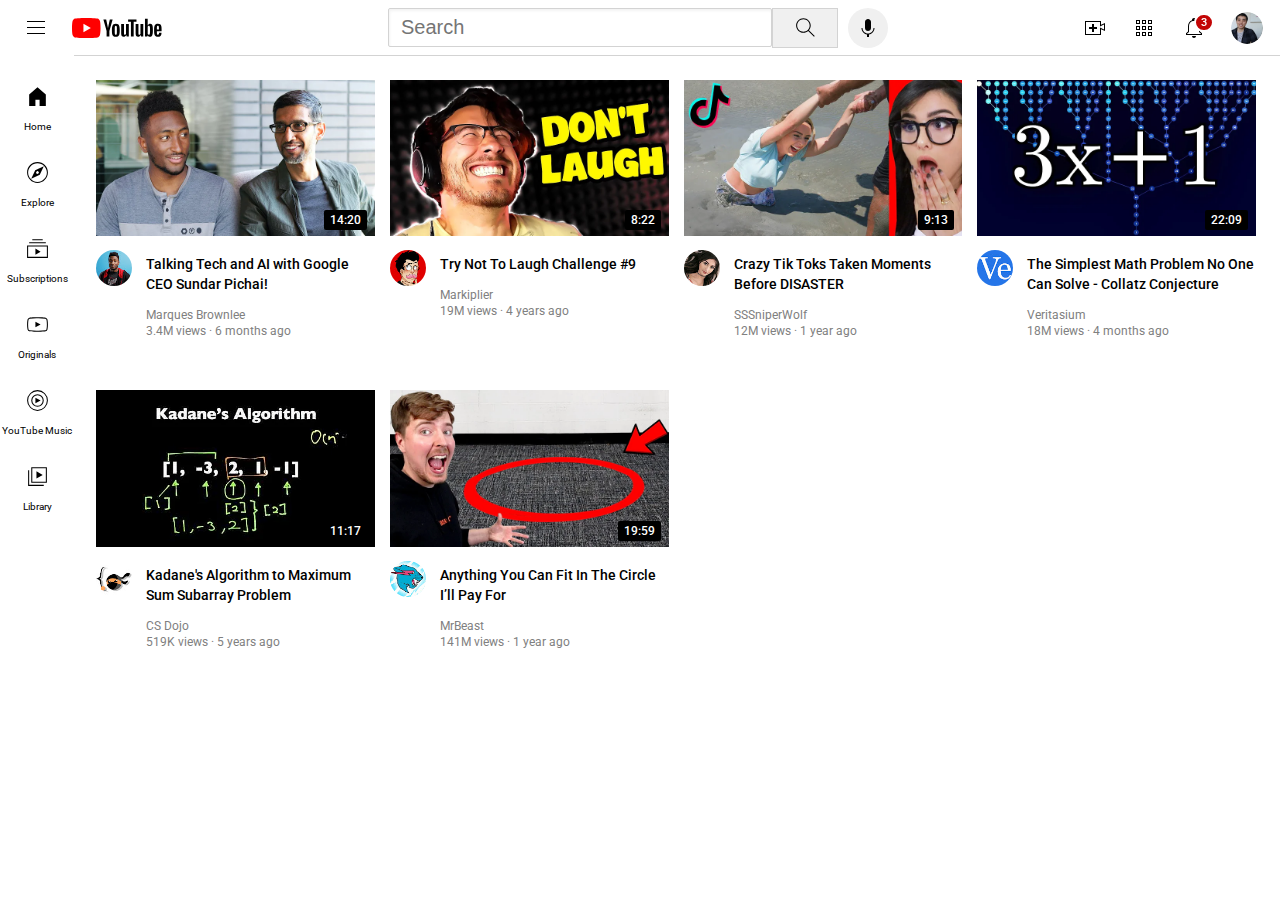
<file: index.html>
<!DOCTYPE html>
<html>
    <head>
        <title>YouTuBe.com Clone</title>
        <link rel="stylesheet" href="styles/general.css">
        <link rel="stylesheet" href="styles/header.css">
        <link rel="stylesheet" href="styles/youtube.css">
        <link rel="stylesheet" href="styles/left-bar.css">
        <link rel="preconnect" href="https://fonts.googleapis.com">
        <link rel="preconnect" href="https://fonts.gstatic.com" crossorigin>
        <link href="https://fonts.googleapis.com/css2?family=Roboto:ital,wght@0,100;0,300;0,400;0,500;0,700;0,900;1,100;1,300;1,400;1,500;1,700;1,900&display=swap" rel="stylesheet">
    </head>
    <body>
        <header class="header">
            <div class="left-section">
                <img class="hamburger-menu" src="images/hamburger-menu.svg">
                <img class="youtube-logo" src="images/youtube-logo.svg">
            </div>
            <div class="middle-section">
                <input class="search-bar" type="text" placeholder="Search">
                <button class="search-button">
                    <img class="search-icon" src="images/search.svg">
                    <div class="tool-tip">Search</div>
                </button>
                <button class="voice-search-button">
                    <img class="voice-search-icon" src="images/voice-search-icon.svg">
                    <div class="tool-tip">Search with your voice</div>
                </button>
            </div>
            <div class="right-section">
                <div class="upload-button">
                    <img class="upload-icon" src="images/upload.svg">
                    <div class="tool-tip">Create</div>
                </div>
                <div class="apps-button">
                    <img class="apps-icon" src="images/youtube-apps.svg">
                    <div class="tool-tip">YouTuBe Apps</div>
                </div>
                <div class="notifications">
                    <img class="notifications-icon" src="images/notifications.svg">
                    <div class="tool-tip">Notifications</div>
                    <div class="notifications-counts">
                        3
                    </div>
                </div>
                <img class="profile-pic-icon" src="images/my-channel.jpeg">
            </div>
        </header>

        <nav class="left-bar">
            <div class="left-bar-icons">
                <img src="images/home.svg">
                <p>Home</p>
            </div>
            <div class="left-bar-icons">
                <img src="images/explore.svg">
                <p>Explore</p>
            </div>
            <div class="left-bar-icons">
                <img src="images/subscriptions.svg">
                <p>Subscriptions</p>
            </div>
            <div class="left-bar-icons">
                <img src="images/originals.svg">
                <p>Originals</p>
            </div>
            <div class="left-bar-icons">
                <img src="images/youtube-music.svg">
                <p>YouTube Music</p>
            </div>
            <div class="left-bar-icons">
                <img src="images/library.svg">
                <p>Library</p>
            </div>
        </nav>
        
        <main>
            <section class="video-grid">
                <div class="video-preview">
                    <div class="thumbnail-row">
                        <img class="thumbnail" src="images/thumbnail-1.webp">
                        <div class="video-time">
                            14:20
                        </div>
                    </div>
                    <div class="video-info-grid"">
                        <div class="channel-image">
                            <img class="profile-pic" src="images/channel-1.jpeg">
                        </div>
                        <div class="video-info">
                            <p class="video-title">Talking Tech and AI with Google CEO Sundar Pichai!</p>
                            <p class="channel-name">Marques Brownlee</p>
                            <p class="video-stats">3.4M views · 6 months ago</p> 
                        </div>
                    </div>
                </div>
        
                <div class="video-preview">
                    <div class="thumbnail-row">
                        <img class="thumbnail" src="images/thumbnail-2.webp">
                        <div class="video-time">
                            8:22
                        </div>
                    </div>
                    <div class="video-info-grid">
                        <div class="channel-image">
                            <img class="profile-pic" src="images/channel-2.jpeg">
                        </div>
                        <div class="video-info">
                            <p class="video-title">Try Not To Laugh Challenge #9</p>
                            <p class="channel-name">Markiplier</p>
                            <p class="video-stats">19M views · 4 years ago</p> 
                        </div>
                    </div>
                </div>
        
        
                <div class="video-preview">
                    <div class="thumbnail-row">
                        <img class="thumbnail" src="images/thumbnail-3.webp">
                        <div class="video-time">
                            9:13
                        </div>
                    </div>
                    <div class="video-info-grid"">
                        <div class="channel-image">
                            <img class="profile-pic" src="images/channel-3.jpeg">
                        </div>
                        <div class="video-info">
                            <p class="video-title">Crazy Tik Toks Taken Moments Before DISASTER</p>
                            <p class="channel-name">SSSniperWolf</p>
                            <p class="video-stats">12M views · 1 year ago</p> 
                        </div>
                    </div>
                </div>
        
                <div class="video-preview">
                    <div class="thumbnail-row">
                        <img class="thumbnail" src="images/thumbnail-4.webp">
                        <div class="video-time">
                            22:09
                        </div>
                    </div>
                    <div class="video-info-grid">
                        <div class="channel-image">
                            <img class="profile-pic" src="images/channel-4.jpeg">
                        </div>
                        <div class="video-info">
                            <p class="video-title">The Simplest Math Problem No One Can Solve - Collatz Conjecture</p>
                            <p class="channel-name">Veritasium</p>
                            <p class="video-stats">18M views · 4 months ago</p> 
                        </div>
                    </div>
                </div>
        
                <div class="video-preview">
                    <div class="thumbnail-row">
                        <img class="thumbnail" src="images/thumbnail-5.webp">
                        <div class="video-time">
                            11:17
                        </div>
                    </div>
                    <div class="video-info-grid"">
                        <div class="channel-image">
                            <img class="profile-pic" src="images/channel-5.jpeg">
                        </div>
                        <div class="video-info">
                            <p class="video-title">Kadane's Algorithm to Maximum Sum Subarray Problem</p>
                            <p class="channel-name">CS Dojo</p>
                            <p class="video-stats">519K views · 5 years ago</p> 
                        </div>
                    </div>
                </div>
        
                <div class="video-preview">
                    <div class="thumbnail-row">
                        <img class="thumbnail" src="images/thumbnail-6.webp">
                        <div class="video-time">
                            19:59
                        </div>
                    </div>
                    <div class="video-info-grid">
                        <div class="channel-image">
                            <img class="profile-pic" src="images/channel-6.jpeg">
                        </div>
                        <div class="video-info">
                            <p class="video-title">Anything You Can Fit In The Circle I’ll Pay For</p>
                            <p class="channel-name">MrBeast</p>
                            <p class="video-stats">141M views · 1 year ago</p> 
                        </div>
                    </div>
                </div>
            </section>
        </main>
    </body>
</html>
</file>
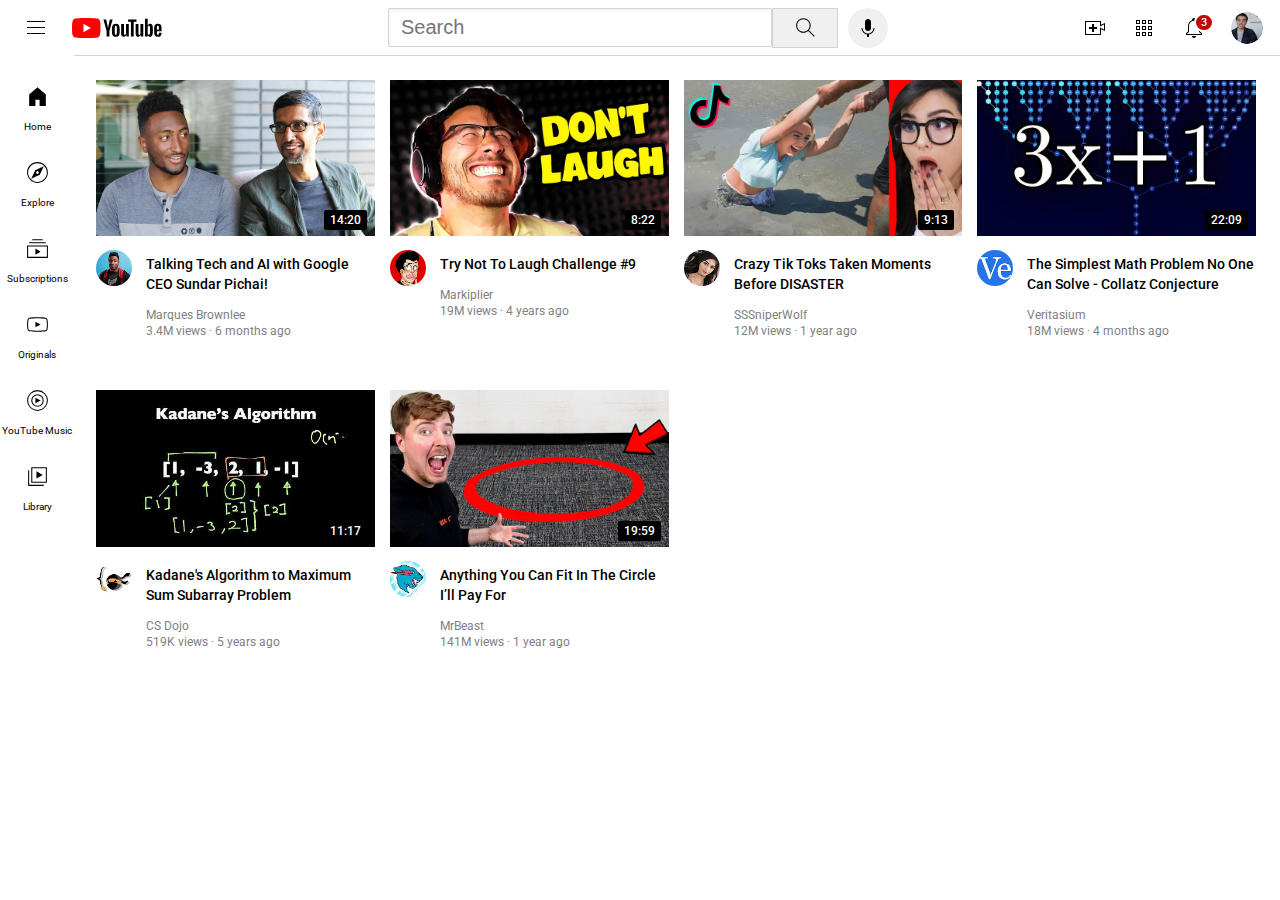
<file: youtube.html>
<!DOCTYPE html>
<html>
    <head>
        <title>YouTuBe.com Clone</title>
        <link rel="stylesheet" href="styles/general.css">
        <link rel="stylesheet" href="styles/header.css">
        <link rel="stylesheet" href="styles/youtube.css">
        <link rel="stylesheet" href="styles/left-bar.css">
        <link rel="preconnect" href="https://fonts.googleapis.com">
        <link rel="preconnect" href="https://fonts.gstatic.com" crossorigin>
        <link href="https://fonts.googleapis.com/css2?family=Roboto:ital,wght@0,100;0,300;0,400;0,500;0,700;0,900;1,100;1,300;1,400;1,500;1,700;1,900&display=swap" rel="stylesheet">
    </head>
    <body>
        <header class="header">
            <div class="left-section">
                <img class="hamburger-menu" src="images/hamburger-menu.svg">
                <img class="youtube-logo" src="images/youtube-logo.svg">
            </div>
            <div class="middle-section">
                <input class="search-bar" type="text" placeholder="Search">
                <button class="search-button">
                    <img class="search-icon" src="images/search.svg">
                    <div class="tool-tip">Search</div>
                </button>
                <button class="voice-search-button">
                    <img class="voice-search-icon" src="images/voice-search-icon.svg">
                    <div class="tool-tip">Search with your voice</div>
                </button>
            </div>
            <div class="right-section">
                <div class="upload-button">
                    <img class="upload-icon" src="images/upload.svg">
                    <div class="tool-tip">Create</div>
                </div>
                <div class="apps-button">
                    <img class="apps-icon" src="images/youtube-apps.svg">
                    <div class="tool-tip">YouTuBe Apps</div>
                </div>
                <div class="notifications">
                    <img class="notifications-icon" src="images/notifications.svg">
                    <div class="tool-tip">Notifications</div>
                    <div class="notifications-counts">
                        3
                    </div>
                </div>
                <img class="profile-pic-icon" src="images/my-channel.jpeg">
            </div>
        </header>

        <nav class="left-bar">
            <div class="left-bar-icons">
                <img src="images/home.svg">
                <p>Home</p>
            </div>
            <div class="left-bar-icons">
                <img src="images/explore.svg">
                <p>Explore</p>
            </div>
            <div class="left-bar-icons">
                <img src="images/subscriptions.svg">
                <p>Subscriptions</p>
            </div>
            <div class="left-bar-icons">
                <img src="images/originals.svg">
                <p>Originals</p>
            </div>
            <div class="left-bar-icons">
                <img src="images/youtube-music.svg">
                <p>YouTube Music</p>
            </div>
            <div class="left-bar-icons">
                <img src="images/library.svg">
                <p>Library</p>
            </div>
        </nav>
        
        <main>
            <section class="video-grid">
                <div class="video-preview">
                    <div class="thumbnail-row">
                        <img class="thumbnail" src="images/thumbnail-1.webp">
                        <div class="video-time">
                            14:20
                        </div>
                    </div>
                    <div class="video-info-grid"">
                        <div class="channel-image">
                            <img class="profile-pic" src="images/channel-1.jpeg">
                        </div>
                        <div class="video-info">
                            <p class="video-title">Talking Tech and AI with Google CEO Sundar Pichai!</p>
                            <p class="channel-name">Marques Brownlee</p>
                            <p class="video-stats">3.4M views · 6 months ago</p> 
                        </div>
                    </div>
                </div>
        
                <div class="video-preview">
                    <div class="thumbnail-row">
                        <img class="thumbnail" src="images/thumbnail-2.webp">
                        <div class="video-time">
                            8:22
                        </div>
                    </div>
                    <div class="video-info-grid">
                        <div class="channel-image">
                            <img class="profile-pic" src="images/channel-2.jpeg">
                        </div>
                        <div class="video-info">
                            <p class="video-title">Try Not To Laugh Challenge #9</p>
                            <p class="channel-name">Markiplier</p>
                            <p class="video-stats">19M views · 4 years ago</p> 
                        </div>
                    </div>
                </div>
        
        
                <div class="video-preview">
                    <div class="thumbnail-row">
                        <img class="thumbnail" src="images/thumbnail-3.webp">
                        <div class="video-time">
                            9:13
                        </div>
                    </div>
                    <div class="video-info-grid"">
                        <div class="channel-image">
                            <img class="profile-pic" src="images/channel-3.jpeg">
                        </div>
                        <div class="video-info">
                            <p class="video-title">Crazy Tik Toks Taken Moments Before DISASTER</p>
                            <p class="channel-name">SSSniperWolf</p>
                            <p class="video-stats">12M views · 1 year ago</p> 
                        </div>
                    </div>
                </div>
        
                <div class="video-preview">
                    <div class="thumbnail-row">
                        <img class="thumbnail" src="images/thumbnail-4.webp">
                        <div class="video-time">
                            22:09
                        </div>
                    </div>
                    <div class="video-info-grid">
                        <div class="channel-image">
                            <img class="profile-pic" src="images/channel-4.jpeg">
                        </div>
                        <div class="video-info">
                            <p class="video-title">The Simplest Math Problem No One Can Solve - Collatz Conjecture</p>
                            <p class="channel-name">Veritasium</p>
                            <p class="video-stats">18M views · 4 months ago</p> 
                        </div>
                    </div>
                </div>
        
                <div class="video-preview">
                    <div class="thumbnail-row">
                        <img class="thumbnail" src="images/thumbnail-5.webp">
                        <div class="video-time">
                            11:17
                        </div>
                    </div>
                    <div class="video-info-grid"">
                        <div class="channel-image">
                            <img class="profile-pic" src="images/channel-5.jpeg">
                        </div>
                        <div class="video-info">
                            <p class="video-title">Kadane's Algorithm to Maximum Sum Subarray Problem</p>
                            <p class="channel-name">CS Dojo</p>
                            <p class="video-stats">519K views · 5 years ago</p> 
                        </div>
                    </div>
                </div>
        
                <div class="video-preview">
                    <div class="thumbnail-row">
                        <img class="thumbnail" src="images/thumbnail-6.webp">
                        <div class="video-time">
                            19:59
                        </div>
                    </div>
                    <div class="video-info-grid">
                        <div class="channel-image">
                            <img class="profile-pic" src="images/channel-6.jpeg">
                        </div>
                        <div class="video-info">
                            <p class="video-title">Anything You Can Fit In The Circle I’ll Pay For</p>
                            <p class="channel-name">MrBeast</p>
                            <p class="video-stats">141M views · 1 year ago</p> 
                        </div>
                    </div>
                </div>
            </section>
        </main>
    </body>
</html>
</file>
<file: styles/general.css>
.thumbnail{
    width: 100%;
}

body{
    font-family: Roboto, Arial;
    margin: 0;
    padding-top: 80px;
    padding-left: 96px;
    padding-right: 24px;
    border-color: lightgray;
}
</file>
<file: styles/header.css>
.header{
    height: 55px;
    display: flex;
    justify-content: space-between;
    position: fixed;
    top: 0px;
    left: 0px;
    right: 0px;
    background-color: white;
    border-bottom-width: 1px;
    border-bottom-style: solid;
    border-bottom-color: lightgray;
    z-index: 100;
}
/*
z-index: 100; 向上拉图层，数字越大图层越上
*/

.left-section{
    display: flex;
    align-items: center;
}

.middle-section{
    display: flex;
    flex: 1;
    align-items: center;
    margin-left: 60px;
    max-width: 500px;
}

.right-section{
    width: 180px;
    margin-left: 29px;
    margin-right: 17px;
    display: flex;
    align-items: center;
    justify-content: space-between;
    flex-shrink: 0;
}
/*
flex-shrink: 缩小页面时，右上的四个icons会挤在一起而不再保持之间的间距
阻止图标间的shrink
*/
.hamburger-menu{
    width: 24px;
    margin-left: 24px;
    margin-right: 24px;
}

.youtube-logo{
    height: 20px;
}

.search-bar{
    font-size: 20px;
    height: 35px;
    flex: 1;
    padding-left: 12px;
    /*可被简写
    border-width: 1px;
    border-style: solid;
    border-color: lightgrey;
    */
    border: 1px solid lightgray;
    border-radius: 2px;
    box-shadow: inset 1px 2px 3px rgba(0,0,0,0.05);
    width: 0;
}
/*width:0 -> 在Flexbox中有一个default width，缩小页面时导致search bar不能继续缩的更小，
设置为0后就可以无限缩小*/
.search-button{
    height: 40px;
    width: 66px;
    background-color: rgb(240, 240, 240);
    border-width: 1px;
    border-style: solid;
    border-color: lightgray;
    margin-right: 10px;
}

.search-icon{
    width:25px;
}

.voice-search-button{
    height: 40px;
    width: 40px;
    border-radius: 20px;
    border: none;
    background-color: rgb(240, 240, 240);
}
.voice-search-icon{
    width:24px;
}

.upload-icon{
    width: 24px;
}
.apps-icon{
    width: 24px;
}
.notifications-icon{
    width: 24px;
}
.profile-pic-icon{
    width: 32px;
    border-radius: 16px;
}

.notifications{
    position: relative;
    cursor: pointer;
}

.notifications-counts{
    background-color: rgb(195, 5, 5);
    color: white;
    font-size: 11px;
    font-weight: 500;
    border-radius: 10px;
    border-width: 2px;
    border-style: solid;
    border-color: white;
    padding-top: 1px;
    padding-bottom: 1px;
    padding-left: 5px;
    padding-right: 5px;

    position: absolute;
    top: -3px;
    right: -8px;
}

.search-button,
.voice-search-button,
.upload-button,
.apps-button,
.notifications{
    position: relative;
    cursor: pointer;
    display: flex;
    flex-direction: column;
    align-items: center;
    justify-content: center;
}

.search-button .tool-tip, 
.voice-search-button .tool-tip,
.upload-button .tool-tip,
.apps-button .tool-tip,
.notifications .tool-tip{
    position: absolute;
    background-color: gray;
    color: white;
    padding: 4px;
    border-radius: 2px;
    bottom: -35px;
    opacity: 0;
    transition: opacity 0.15s;
    pointer-events: none; /*不让鼠标在tool-tip上时显示tool-tips的文字，只有在button上时才显示*/
    white-space: nowrap; /*不让文字换行*/

    font-size: 12px;
}

.search-button:hover .tool-tip, 
.voice-search-button:hover .tool-tip,
.upload-button:hover .tool-tip,
.apps-button:hover .tool-tip,
.notifications:hover .tool-tip{
    opacity: 1;
}
</file>
<file: styles/youtube.css>
.video-grid{
    display: grid;
    grid-template-columns: 1fr 1fr 1fr 1fr;
    column-gap: 15px;
    row-gap: 40px;
}

@media (max-width: 800px){/*responsive design 是页面显示数量根据页面大小动态变化*/
    .video-grid{
        grid-template-columns: 1fr 1fr;
    }
}

@media (min-width: 801px) and (max-width: 1099px){
    .video-grid{
        grid-template-columns: 1fr 1fr 1fr;
    }
}

.video-info-grid{
    display: grid; 
    grid-template-columns: 50px 1fr;
    margin-top: 10px;
}

.profile-pic{
    width: 36px; /*the image will take the entire space of the divsion*/
    border-radius: 50px;
}

.video-title{
    font-size: 14px;
    font-weight: 500;
    line-height: 20px;
    margin-top: 4px;
}

.channel-name{
    font-size: 12px;
    color: gray;
    margin-bottom: 15px;
}

.video-stats{
    font-size: 12px;
    color: gray;
    margin-top: -13px;
}

.thumbnail-row{
    position: relative;
}

.video-time{
    background-color: black;
    color: white;
    position: absolute;
    right: 8px;
    bottom: 10px;
    
    font-size: 12px;
    font-weight: 500;
    padding: 3px 6px; /*(4 directions) (vertical, orizontal) (top, right, bottom, left)*/
    border-radius: 2px;
}
</file>
<file: styles/left-bar.css>
.left-bar{
    position: fixed;
    top: 55px;
    left: 0px;
    bottom: 0px;
    width: 74px;
    padding-top: 20px;
    background-color: white;
    z-index: 200;
}

.left-bar-icons{
    height: 76px;
    cursor: pointer;

    display: flex;
    flex-direction: column;
    justify-content: center;
    align-items: center;
}

.left-bar-icons:hover{
    background-color: rgb(226, 226, 226);
}

.left-bar img{
    height: 25px;
    margin-bottom: 2px;
}
/* 
不用再给每个img一个class
*/

.left-bar p{
    font-size: 10px;
}
</file>
